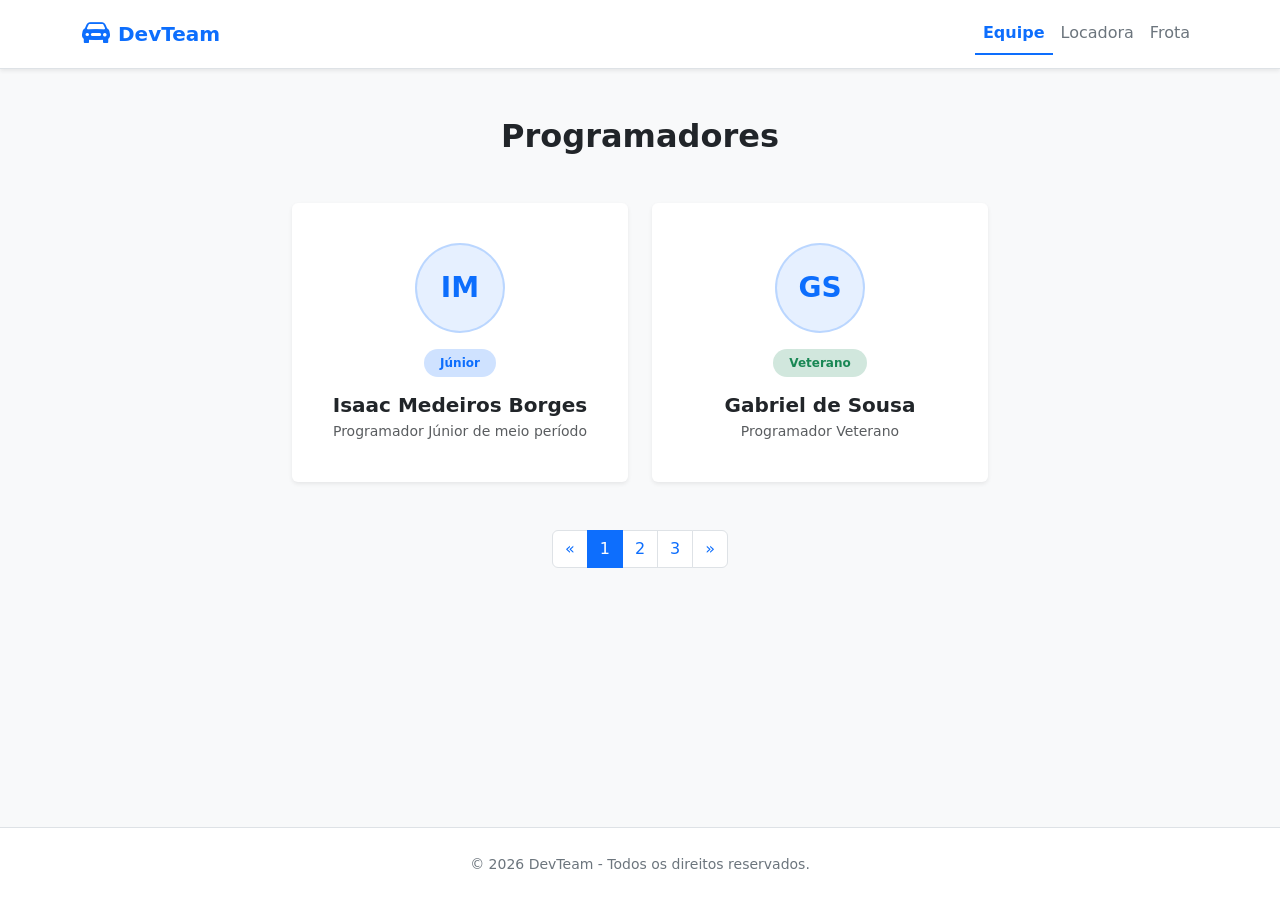
<file: index.html>
<!DOCTYPE html>
<html lang="pt-BR">
<head>
<meta charset="UTF-8">
<meta name="viewport" content="width=device-width, initial-scale=1.0">
<title>Equipe de Desenvolvedores</title>
<link href="https://cdn.jsdelivr.net/npm/bootstrap@5.3.8/dist/css/bootstrap.min.css" rel="stylesheet">
<link rel="stylesheet" href="https://cdn.jsdelivr.net/npm/bootstrap-icons@1.11.3/font/bootstrap-icons.min.css">
<link rel="stylesheet" href="pagina1.css">
</head>
<body class="bg-light min-vh-100 d-flex flex-column justify-content-between">
<nav class="navbar navbar-expand-lg bg-white border-bottom shadow-sm">
<div class="container">
<a class="navbar-brand fw-bold text-primary d-flex align-items-center gap-2" href="#"><i class="bi bi-car-front-fill fs-3"></i><span>DevTeam</span></a>
<button class="navbar-toggler bg-light" type="button" data-bs-toggle="collapse" data-bs-target="#navbarNav"><span class="navbar-toggler-icon"></span></button>
<div class="collapse navbar-collapse" id="navbarNav">
<ul class="navbar-nav ms-auto">
<li class="nav-item"><a class="nav-link active text-primary fw-bold border-bottom border-primary border-2" href="index.html">Equipe</a></li>
<li class="nav-item"><a class="nav-link text-secondary" href="pagina2.html">Locadora</a></li>
<li class="nav-item"><a class="nav-link text-secondary" href="pagina3.html">Frota</a></li>
</ul>
</div>
</div>
</nav>
<main class="container py-5">
<div class="text-center mb-5">
<h2 class="fw-bold">Programadores</h2>
<p class="text-muted"></p>
</div>
<div class="row row-cols-1 row-cols-md-2 g-4 justify-content-center">
<div class="col" style="max-width: 360px;">
<div class="card h-100 border-0 shadow-sm text-center p-4">
<div class="card-body d-flex flex-column align-items-center justify-content-between">
<div class="profile-avatar text-primary fw-bold fs-3 mb-3">IM</div>
<div>
<span class="badge bg-primary-subtle text-primary fw-semibold px-3 py-2 rounded-pill mb-3">Júnior</span>
<h5 class="card-title fw-bold mb-1">Isaac Medeiros Borges</h5>
<p class="card-text text-muted small">Programador Júnior de meio período</p>
</div>
</div>
</div>
</div>
<div class="col" style="max-width: 360px;">
<div class="card h-100 border-0 shadow-sm text-center p-4">
<div class="card-body d-flex flex-column align-items-center justify-content-between">
<div class="profile-avatar text-primary fw-bold fs-3 mb-3">GS</div>
<div>
<span class="badge bg-success-subtle text-success fw-semibold px-3 py-2 rounded-pill mb-3">Veterano</span>
<h5 class="card-title fw-bold mb-1">Gabriel de Sousa</h5>
<p class="card-text text-muted small">Programador Veterano</p>
</div>
</div>
</div>
</div>
</div>
<div class="d-flex justify-content-center mt-5">
<nav aria-label="Page navigation example">
<ul class="pagination">
<li class="page-item"><a class="page-link" href="index.html" aria-label="Previous"><span aria-hidden="true">&laquo;</span></a></li>
<li class="page-item active"><a class="page-link" href="index.html">1</a></li>
<li class="page-item"><a class="page-link" href="pagina2.html">2</a></li>
<li class="page-item"><a class="page-link" href="pagina3.html">3</a></li>
<li class="page-item"><a class="page-link" href="pagina2.html" aria-label="Next"><span aria-hidden="true">&raquo;</span></a></li>
</ul>
</nav>
</div>
</main>
<footer class="bg-white text-secondary py-4 border-top mt-auto text-center">
<small>&copy; 2026 DevTeam - Todos os direitos reservados.</small>
</footer>
<script src="https://cdn.jsdelivr.net/npm/bootstrap@5.3.8/dist/js/bootstrap.bundle.min.js"></script>
</body>
</html>
</file>
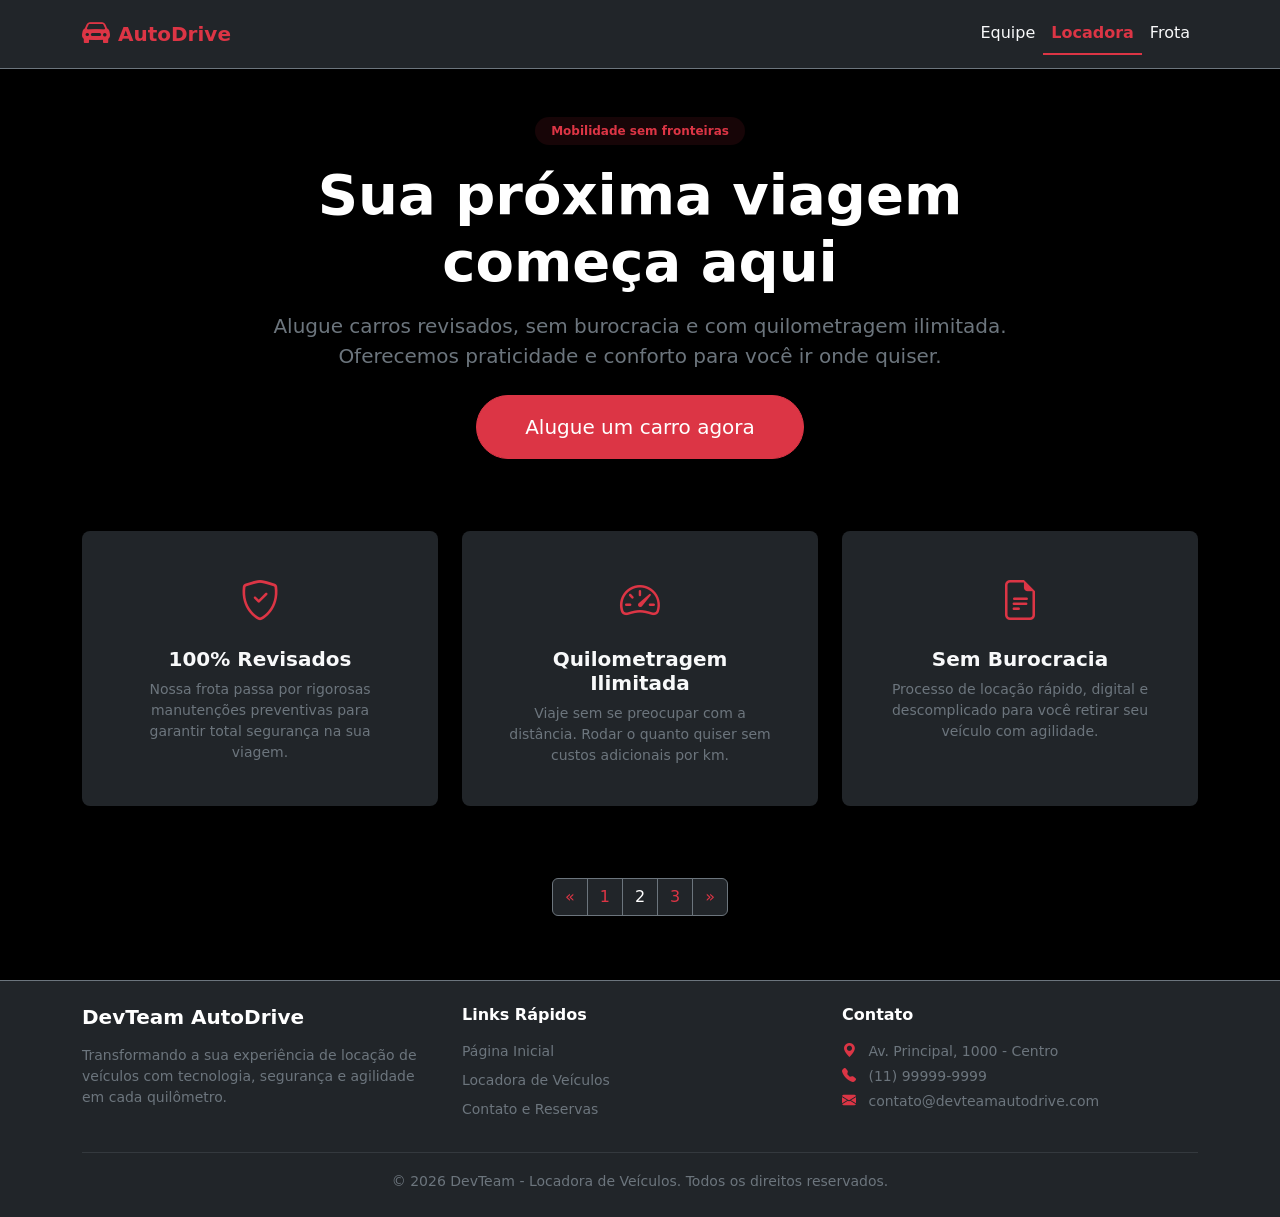
<file: pagina2.html>
<!DOCTYPE html>
<html lang="pt-BR">
<head>
<meta charset="UTF-8">
<meta name="viewport" content="width=device-width, initial-scale=1.0">
<title>AutoDrive - Locadora de Veículos</title>
<link href="https://cdn.jsdelivr.net/npm/bootstrap@5.3.8/dist/css/bootstrap.min.css" rel="stylesheet">
<link rel="stylesheet" href="https://cdn.jsdelivr.net/npm/bootstrap-icons@1.11.3/font/bootstrap-icons.min.css">
<link rel="stylesheet" href="pagina2.css">
</head>
<body class="bg-black text-light min-vh-100 d-flex flex-column justify-content-between">
<nav class="navbar navbar-expand-lg bg-dark border-bottom border-secondary shadow-sm">
<div class="container">
<a class="navbar-brand fw-bold text-danger d-flex align-items-center gap-2" href="#"><i class="bi bi-car-front-fill fs-3"></i><span>AutoDrive</span></a>
<button class="navbar-toggler bg-secondary" type="button" data-bs-toggle="collapse" data-bs-target="#navbarNav"><span class="navbar-toggler-icon"></span></button>
<div class="collapse navbar-collapse" id="navbarNav">
<ul class="navbar-nav ms-auto">
<li class="nav-item"><a class="nav-link text-light" href="index.html">Equipe</a></li>
<li class="nav-item"><a class="nav-link active text-danger fw-bold border-bottom border-danger border-2" href="pagina2.html">Locadora</a></li>
<li class="nav-item"><a class="nav-link text-light" href="pagina3.html">Frota</a></li>
</ul>
</div>
</div>
</nav>
<main class="container py-5">
<div class="row align-items-center justify-content-center text-center mb-5">
<div class="col-lg-8">
<span class="badge bg-danger bg-opacity-10 text-danger fw-semibold px-3 py-2 rounded-pill mb-3">Mobilidade sem fronteiras</span>
<h1 class="display-4 fw-bold mb-3 text-white">Sua próxima viagem começa aqui</h1>
<p class="lead text-secondary mb-4">
Alugue carros revisados, sem burocracia e com quilometragem ilimitada. Oferecemos praticidade e conforto para você ir onde quiser.
</p>
<div>
<a href="pagina3.html" class="btn btn-primary btn-lg rounded-pill px-5 py-3 shadow-sm">Alugue um carro agora</a>
</div>
</div>
</div>
<div class="row g-4 py-4 text-center">
<div class="col-md-4">
<div class="card h-100 border-0 shadow-sm p-4 bg-dark text-light rounded-3 border-secondary border">
<div class="card-body">
<div class="text-danger fs-1 mb-3"><i class="bi bi-shield-check"></i></div>
<h3 class="h5 fw-bold mb-2">100% Revisados</h3>
<p class="text-secondary small mb-0">Nossa frota passa por rigorosas manutenções preventivas para garantir total segurança na sua viagem.</p>
</div>
</div>
</div>
<div class="col-md-4">
<div class="card h-100 border-0 shadow-sm p-4 bg-dark text-light rounded-3 border-secondary border">
<div class="card-body">
<div class="text-danger fs-1 mb-3"><i class="bi bi-speedometer2"></i></div>
<h3 class="h5 fw-bold mb-2">Quilometragem Ilimitada</h3>
<p class="text-secondary small mb-0">Viaje sem se preocupar com a distância. Rodar o quanto quiser sem custos adicionais por km.</p>
</div>
</div>
</div>
<div class="col-md-4">
<div class="card h-100 border-0 shadow-sm p-4 bg-dark text-light rounded-3 border-secondary border">
<div class="card-body">
<div class="text-danger fs-1 mb-3"><i class="bi bi-file-earmark-text"></i></div>
<h3 class="h5 fw-bold mb-2">Sem Burocracia</h3>
<p class="text-secondary small mb-0">Processo de locação rápido, digital e descomplicado para você retirar seu veículo com agilidade.</p>
</div>
</div>
</div>
</div>
<div class="d-flex justify-content-center mt-5">
<nav aria-label="Page navigation example">
<ul class="pagination">
<li class="page-item"><a class="page-link bg-dark border-secondary" href="index.html" aria-label="Previous"><span aria-hidden="true">&laquo;</span></a></li>
<li class="page-item"><a class="page-link bg-dark border-secondary" href="index.html">1</a></li>
<li class="page-item active"><a class="page-link bg-dark border-secondary" href="pagina2.html">2</a></li>
<li class="page-item"><a class="page-link bg-dark border-secondary" href="pagina3.html">3</a></li>
<li class="page-item"><a class="page-link bg-dark border-secondary" href="pagina3.html" aria-label="Next"><span aria-hidden="true">&raquo;</span></a></li>
</ul>
</nav>
</div>
</main>
<footer class="bg-dark text-secondary py-4 border-top border-secondary mt-auto">
<div class="container">
<div class="row g-4">
<div class="col-md-4">
<h5 class="text-white fw-bold mb-3">DevTeam AutoDrive</h5>
<p class="small mb-0">Transformando a sua experiência de locação de veículos com tecnologia, segurança e agilidade em cada quilômetro.</p>
</div>
<div class="col-md-4">
<h6 class="text-white fw-bold mb-3">Links Rápidos</h6>
<ul class="list-unstyled small">
<li class="mb-2"><a href="index.html" class="text-secondary text-decoration-none">Página Inicial</a></li>
<li class="mb-2"><a href="pagina2.html" class="text-secondary text-decoration-none">Locadora de Veículos</a></li>
<li class="mb-2"><a href="pagina3.html" class="text-secondary text-decoration-none">Contato e Reservas</a></li>
</ul>
</div>
<div class="col-md-4">
<h6 class="text-white fw-bold mb-3">Contato</h6>
<p class="small mb-1"><i class="bi bi-geo-alt-fill text-danger me-2"></i> Av. Principal, 1000 - Centro</p>
<p class="small mb-1"><i class="bi bi-telephone-fill text-danger me-2"></i> (11) 99999-9999</p>
<p class="small mb-0"><i class="bi bi-envelope-fill text-danger me-2"></i> contato@devteamautodrive.com</p>
</div>
</div>
<hr class="border-secondary my-3">
<div class="text-center">
<small>&copy; 2026 DevTeam - Locadora de Veículos. Todos os direitos reservados.</small>
</div>
</div>
</footer>
<script src="https://cdn.jsdelivr.net/npm/bootstrap@5.3.8/dist/js/bootstrap.bundle.min.js"></script>
</body>
</html>
</file>
<file: pagina1.css>
.profile-avatar {
width: 90px;
height: 90px;
background-color: rgba(13, 110, 253, 0.1);
color: #0d6efd;
font-weight: bold;
font-size: 1.5rem;
display: flex;
align-items: center;
justify-content: center;
border-radius: 50%;
border: 2px solid rgba(13, 110, 253, 0.2);
}
.page-link {
color: #0d6efd;
}
.page-item.active .page-link {
background-color: #0d6efd;
border-color: #0d6efd;
color: #fff !important;
}
</file>
<file: pagina2.css>
:root {
--bs-primary: #dc3545;
--bs-primary-rgb: 220, 53, 69;
}
.bg-primary-subtle {
background-color: rgba(220, 53, 69, 0.1) !important;
}
.text-primary {
color: #dc3545 !important;
}
.btn-primary {
background-color: #dc3545;
border-color: #dc3545;
}
.btn-primary:hover {
background-color: #b02a37;
border-color: #a52834;
}
.btn-outline-primary {
color: #dc3545;
border-color: #dc3545;
}
.btn-outline-primary:hover {
background-color: #dc3545;
border-color: #dc3545;
color: #fff;
}
.page-link {
color: #dc3545;
}
.page-item.active .page-link {
background-color: #dc3545;
border-color: #dc3545;
color: #fff !important;
}
</file>
